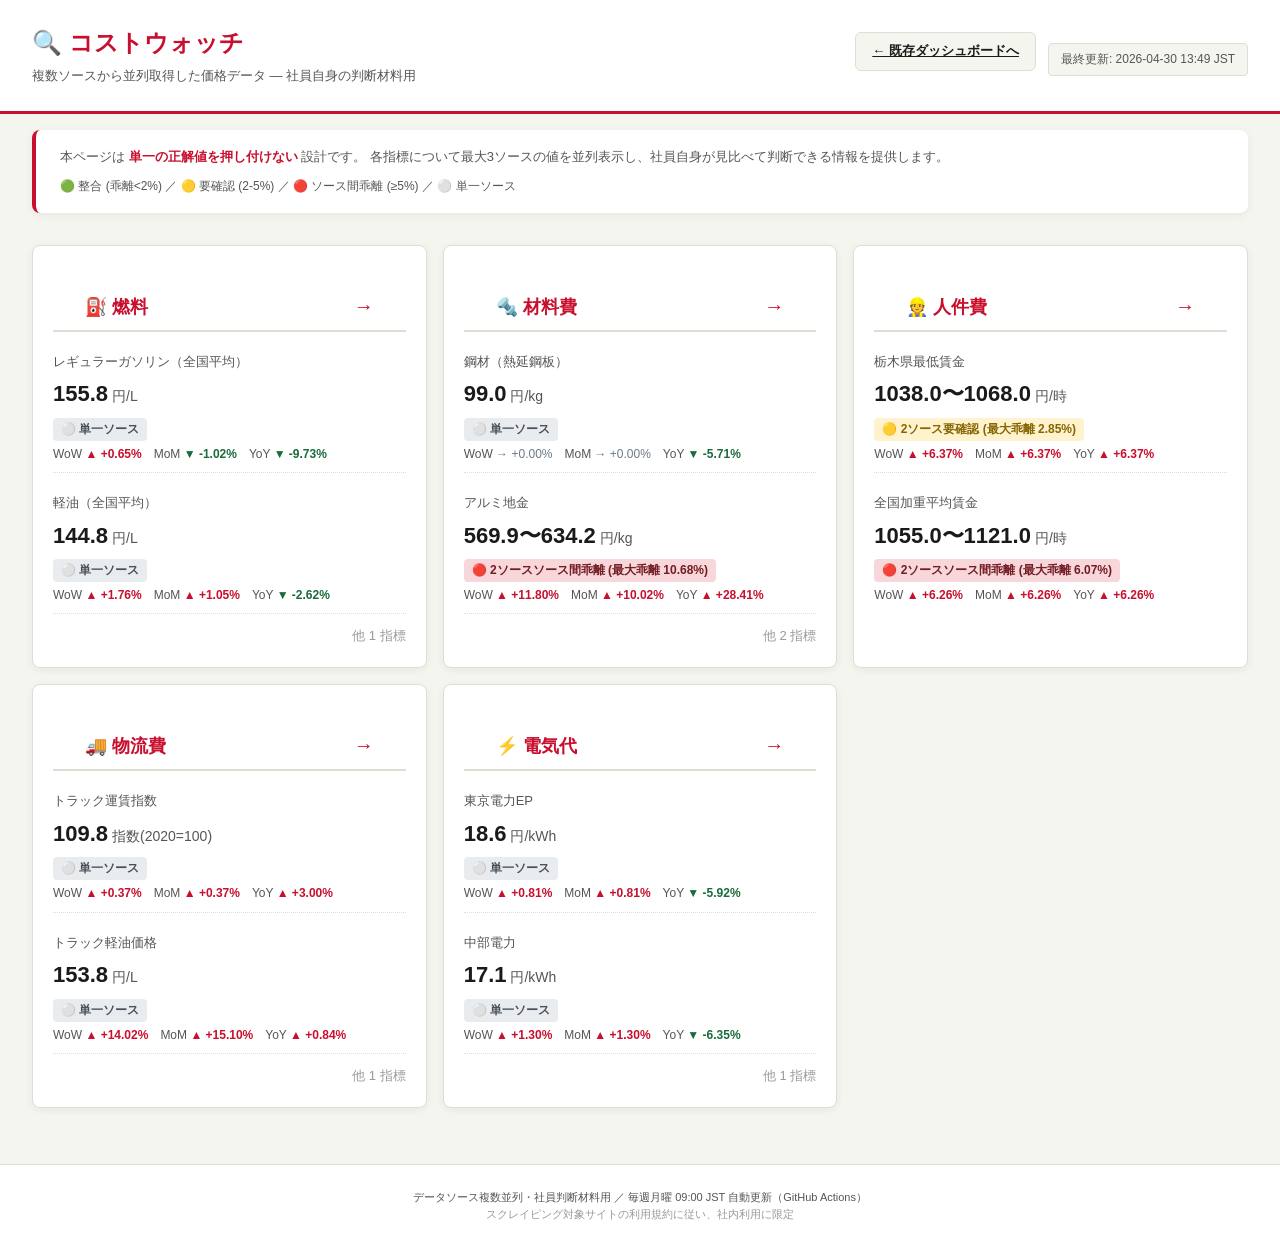
<file: docs/cost-watch/index.html>
<!DOCTYPE html>
<html lang="ja">
<head>
<meta charset="UTF-8">
<meta name="viewport" content="width=device-width, initial-scale=1.0">
<title>コストウォッチ — マルチソース価格モニター</title>
<link rel="stylesheet" href="../style.css">
<link rel="stylesheet" href="css/style.css">
</head>
<body>

<header>
  <div class="brand">
    <h1>🔍 コストウォッチ</h1>
    <p class="subtitle">複数ソースから並列取得した価格データ ― 社員自身の判断材料用</p>
  </div>
  <div class="header-right">
    <a href="../" class="back-btn">← 既存ダッシュボードへ</a>
    <div class="meta">
      <div id="last-updated">データ取得中…</div>
    </div>
  </div>
</header>

<section class="cost-watch-philosophy">
  <p>
    本ページは <strong>単一の正解値を押し付けない</strong> 設計です。
    各指標について最大3ソースの値を並列表示し、社員自身が見比べて判断できる情報を提供します。
  </p>
  <p class="legend">
    🟢 整合 (乖離&lt;2%) ／ 🟡 要確認 (2-5%) ／ 🔴 ソース間乖離 (≥5%) ／ ⚪ 単一ソース
  </p>
</section>

<main id="cards-grid" class="cards-grid">
  <div class="loading">データを読み込んでおります…</div>
</main>

<footer>
  <p>
    データソース複数並列・社員判断材料用 ／ 毎週月曜 09:00 JST 自動更新（GitHub Actions）<br>
    <span style="color:#999">スクレイピング対象サイトの利用規約に従い、社内利用に限定</span>
  </p>
</footer>

<script src="js/dashboard.js"></script>
</body>
</html>
</file>
<file: docs/style.css>
* { box-sizing: border-box; margin: 0; padding: 0; }

:root {
  --bg: #f5f5f0;
  --card: #ffffff;
  --ink: #1a1a1a;
  --ink-2: #555;
  --accent: #c8102e;        /* IKS red */
  --accent-2: #d4a017;      /* gold */
  --border: #e0ddd4;
  --shadow: 0 2px 8px rgba(0,0,0,0.06);
}

body {
  font-family: -apple-system, BlinkMacSystemFont, "Hiragino Sans", "Yu Gothic UI", "Meiryo", sans-serif;
  background: var(--bg);
  color: var(--ink);
  line-height: 1.6;
  min-height: 100vh;
}

header {
  background: var(--card);
  padding: 24px 32px;
  border-bottom: 3px solid var(--accent);
  display: flex;
  justify-content: space-between;
  align-items: flex-end;
  flex-wrap: wrap;
  gap: 16px;
}

.brand h1 {
  font-size: 24px;
  font-weight: 700;
  color: var(--accent);
}

.brand .subtitle {
  font-size: 13px;
  color: var(--ink-2);
  margin-top: 4px;
}

.header-right {
  display: flex;
  align-items: center;
  gap: 12px;
  flex-wrap: wrap;
}

.clock {
  font-size: 20px;
  font-weight: 700;
  font-variant-numeric: tabular-nums;
  color: var(--ink);
  letter-spacing: 1px;
}

.clock .clock-date {
  font-size: 11px;
  font-weight: 400;
  color: var(--ink-2);
  display: block;
  text-align: right;
}

.back-btn {
  padding: 8px 16px;
  font-size: 13px;
  font-weight: 600;
  background: var(--bg);
  color: var(--ink);
  border: 1px solid var(--border);
  border-radius: 6px;
  cursor: pointer;
  font-family: inherit;
  margin-bottom: 16px;
  transition: all 0.15s;
}

.back-btn:hover {
  background: var(--accent);
  color: white;
  border-color: var(--accent);
}

.refresh-btn {
  padding: 8px 20px;
  font-size: 13px;
  font-weight: 600;
  background: var(--accent);
  color: white;
  border: none;
  border-radius: 6px;
  cursor: pointer;
  font-family: inherit;
  transition: all 0.15s;
}

.refresh-btn:hover { opacity: 0.85; }
.refresh-btn:disabled { opacity: 0.5; cursor: not-allowed; }

.meta {
  font-size: 12px;
  color: var(--ink-2);
  background: var(--bg);
  padding: 6px 12px;
  border-radius: 4px;
  border: 1px solid var(--border);
}

.tabs {
  background: var(--card);
  padding: 0 32px;
  border-bottom: 1px solid var(--border);
  display: flex;
  gap: 4px;
  flex-wrap: wrap;
}

.tab-btn {
  padding: 14px 20px;
  background: none;
  border: none;
  border-bottom: 3px solid transparent;
  font-size: 14px;
  font-weight: 500;
  color: var(--ink-2);
  cursor: pointer;
  transition: all 0.15s;
  font-family: inherit;
}

.tab-btn:hover {
  color: var(--ink);
  background: var(--bg);
}

.tab-btn.active {
  color: var(--accent);
  border-bottom-color: var(--accent);
  font-weight: 700;
}

.controls {
  padding: 20px 32px;
  display: flex;
  gap: 32px;
  align-items: center;
  flex-wrap: wrap;
  background: var(--card);
  border-bottom: 1px solid var(--border);
}

.control-group {
  display: flex;
  align-items: center;
  gap: 12px;
}

.control-group label {
  font-size: 13px;
  font-weight: 600;
  color: var(--ink-2);
}

.toggle {
  display: inline-flex;
  background: var(--bg);
  border: 1px solid var(--border);
  border-radius: 6px;
  overflow: hidden;
}

.mode-btn {
  padding: 8px 16px;
  background: transparent;
  border: none;
  font-size: 13px;
  cursor: pointer;
  color: var(--ink-2);
  font-family: inherit;
}

.mode-btn.active {
  background: var(--accent);
  color: white;
  font-weight: 600;
}

#range-start, #range-end {
  padding: 8px 12px;
  font-size: 13px;
  border: 1px solid var(--border);
  border-radius: 6px;
  background: white;
  font-family: inherit;
}

.range-sep {
  font-size: 14px;
  color: var(--ink-2);
  margin: 0 4px;
}

.preset-btn {
  padding: 6px 14px;
  font-size: 12px;
  border: 1px solid var(--border);
  border-radius: 6px;
  background: var(--bg);
  cursor: pointer;
  font-family: inherit;
  color: var(--ink-2);
  transition: all 0.15s;
}

.preset-btn:hover {
  background: var(--border);
}

.preset-btn.active {
  background: var(--accent);
  color: white;
  border-color: var(--accent);
  font-weight: 600;
}

main {
  padding: 32px;
}

.tab-panel {
  display: none;
}

.tab-panel.active {
  display: block;
}

.tab-panel h2 {
  font-size: 20px;
  margin-bottom: 8px;
  color: var(--ink);
}

.note {
  font-size: 12px;
  color: var(--ink-2);
  margin-bottom: 20px;
  max-width: 900px;
  background: var(--card);
  padding: 12px 16px;
  border-left: 3px solid var(--accent-2);
  border-radius: 4px;
}

.chart-wrap {
  background: var(--card);
  border: 1px solid var(--border);
  border-radius: 8px;
  padding: 16px;
  box-shadow: var(--shadow);
  margin-bottom: 20px;
}

.chart-inner {
  position: relative;
  width: 100%;
  height: 380px;
}

.unit-toggle {
  display: inline-flex;
  background: var(--bg);
  border: 1px solid var(--border);
  border-radius: 6px;
  overflow: hidden;
  margin-bottom: 12px;
}

.unit-btn {
  padding: 6px 16px;
  background: transparent;
  border: none;
  font-size: 13px;
  cursor: pointer;
  color: var(--ink-2);
  font-family: inherit;
  font-weight: 500;
}

.unit-btn.active {
  background: var(--accent);
  color: white;
  font-weight: 600;
}

.legend-filter {
  display: flex;
  flex-wrap: wrap;
  gap: 8px;
  margin-bottom: 20px;
}

.legend-filter .chip {
  padding: 6px 14px;
  background: var(--card);
  border: 1.5px solid var(--border);
  border-radius: 999px;
  font-size: 12px;
  cursor: pointer;
  user-select: none;
  transition: all 0.15s;
}

.legend-filter .chip.active {
  color: white;
  font-weight: 600;
}

.legend-filter .chip.muted {
  opacity: 0.35;
}

.summary-cards {
  display: grid;
  grid-template-columns: repeat(auto-fill, minmax(220px, 1fr));
  gap: 12px;
  margin-top: 20px;
}

.card {
  background: var(--card);
  border: 1px solid var(--border);
  border-radius: 8px;
  padding: 16px;
  box-shadow: var(--shadow);
}

.card .card-label {
  font-size: 12px;
  color: var(--ink-2);
  font-weight: 600;
}

.card .card-value {
  font-size: 22px;
  font-weight: 700;
  margin: 4px 0;
}

.card .card-change {
  font-size: 13px;
  font-weight: 600;
}

.card .card-change.up { color: var(--accent); }
.card .card-change.down { color: #2e7d32; }

#summary-table {
  background: var(--card);
  border: 1px solid var(--border);
  border-radius: 8px;
  padding: 24px;
  box-shadow: var(--shadow);
  overflow-x: auto;
}

#summary-table table {
  width: 100%;
  border-collapse: collapse;
  font-size: 14px;
}

#summary-table th {
  text-align: left;
  padding: 12px 16px;
  background: var(--bg);
  border-bottom: 2px solid var(--border);
  font-weight: 700;
  color: var(--ink-2);
  font-size: 12px;
  text-transform: uppercase;
  letter-spacing: 0.5px;
}

#summary-table td {
  padding: 12px 16px;
  border-bottom: 1px solid var(--border);
}

#summary-table tr:hover {
  background: var(--bg);
}

#summary-table tr.summary-row:hover {
  background: #fff5f3;
  cursor: pointer;
}

#summary-table td.num {
  text-align: right;
  font-variant-numeric: tabular-nums;
  font-weight: 600;
}

#summary-table td.change-up { color: var(--accent); font-weight: 700; }
#summary-table td.change-down { color: #2e7d32; font-weight: 700; }

.summary-controls {
  display: flex;
  align-items: center;
  gap: 12px;
  margin-bottom: 16px;
}

.summary-controls label {
  font-size: 14px;
  font-weight: 600;
  color: var(--ink-2);
}

.summary-controls select {
  padding: 8px 12px;
  font-size: 14px;
  border: 1px solid var(--border);
  border-radius: 6px;
  background: white;
  font-family: inherit;
}

footer {
  padding: 24px 32px;
  border-top: 1px solid var(--border);
  font-size: 11px;
  color: var(--ink-2);
  text-align: center;
  background: var(--card);
  margin-top: 40px;
}

@media (max-width: 768px) {
  header, .tabs, .controls, main, footer { padding-left: 16px; padding-right: 16px; }
  .brand h1 { font-size: 18px; }
  .chart-wrap { height: 360px; padding: 12px; }
  .controls { gap: 16px; }
}
</file>
<file: docs/cost-watch/css/style.css>
/* cost-watch specific styles. Inherits design tokens (--bg, --accent etc.) from ../style.css */

.cost-watch-philosophy {
  background: var(--card);
  margin: 16px 32px;
  padding: 16px 24px;
  border-radius: 8px;
  border-left: 4px solid var(--accent);
  box-shadow: var(--shadow);
  font-size: 13px;
  color: var(--ink-2);
  line-height: 1.7;
}

.cost-watch-philosophy strong {
  color: var(--accent);
}

.cost-watch-philosophy .legend {
  margin-top: 8px;
  font-size: 12px;
  color: var(--ink-2);
}

.cards-grid {
  display: grid;
  grid-template-columns: repeat(auto-fit, minmax(320px, 1fr));
  gap: 16px;
  padding: 16px 32px;
}

.kpi-card {
  background: var(--card);
  border-radius: 8px;
  border: 1px solid var(--border);
  padding: 20px;
  box-shadow: var(--shadow);
  cursor: pointer;
  transition: transform 0.15s, box-shadow 0.15s;
  display: flex;
  flex-direction: column;
  gap: 12px;
}

.kpi-card:hover {
  transform: translateY(-2px);
  box-shadow: 0 4px 16px rgba(0,0,0,0.10);
}

.kpi-card.placeholder {
  background: #fafaf6;
  cursor: not-allowed;
  opacity: 0.6;
}

.kpi-card.placeholder:hover {
  transform: none;
  box-shadow: var(--shadow);
}

.kpi-card-header {
  display: flex;
  justify-content: space-between;
  align-items: baseline;
  border-bottom: 2px solid var(--border);
  padding-bottom: 8px;
}

.kpi-card-title {
  font-size: 18px;
  font-weight: 700;
  color: var(--accent);
}

.kpi-card-arrow {
  color: var(--accent);
  font-size: 20px;
}

.kpi-item {
  display: flex;
  flex-direction: column;
  gap: 4px;
  padding: 8px 0;
  border-bottom: 1px dotted var(--border);
}

.kpi-item:last-child {
  border-bottom: none;
}

.kpi-item-name {
  font-size: 13px;
  color: var(--ink-2);
}

.kpi-item-value {
  font-size: 22px;
  font-weight: 700;
  color: var(--ink);
  font-variant-numeric: tabular-nums;
}

.kpi-item-unit {
  font-size: 14px;
  color: var(--ink-2);
  font-weight: 400;
  margin-left: 4px;
}

.kpi-item-flag {
  font-size: 12px;
  display: inline-block;
  padding: 2px 8px;
  border-radius: 4px;
  font-weight: 600;
  margin-top: 2px;
  width: fit-content;
}

.kpi-item-flag.consistent { background: #d4edda; color: #155724; }
.kpi-item-flag.warning    { background: #fff3cd; color: #856404; }
.kpi-item-flag.divergent  { background: #f8d7da; color: #721c24; }
.kpi-item-flag.single     { background: #e9ecef; color: #495057; }

.kpi-item-comparisons {
  display: flex;
  gap: 12px;
  font-size: 12px;
  color: var(--ink-2);
  font-variant-numeric: tabular-nums;
}

.cmp-up   { color: #c8102e; font-weight: 600; }
.cmp-down { color: #1a6b3c; font-weight: 600; }
.cmp-flat { color: #6c7a89; }

.loading {
  grid-column: 1 / -1;
  text-align: center;
  padding: 48px;
  color: var(--ink-2);
}

/* ----- Category detail page ----- */

.indicator-block {
  background: var(--card);
  margin: 16px 32px;
  padding: 24px;
  border-radius: 8px;
  border: 1px solid var(--border);
  box-shadow: var(--shadow);
}

.indicator-block h2 {
  font-size: 18px;
  color: var(--accent);
  border-bottom: 2px solid var(--accent);
  padding-bottom: 8px;
  margin-bottom: 16px;
}

.indicator-summary {
  display: flex;
  gap: 24px;
  flex-wrap: wrap;
  margin-bottom: 16px;
  font-size: 14px;
  color: var(--ink-2);
}

.indicator-summary .big-value {
  font-size: 28px;
  font-weight: 700;
  color: var(--ink);
  font-variant-numeric: tabular-nums;
}

.source-table {
  width: 100%;
  border-collapse: collapse;
  font-size: 13px;
  margin-bottom: 16px;
}

.source-table th, .source-table td {
  padding: 10px 12px;
  text-align: right;
  border-bottom: 1px solid var(--border);
  font-variant-numeric: tabular-nums;
}

.source-table th {
  background: var(--bg);
  font-weight: 600;
  color: var(--ink);
  font-variant-numeric: normal;
}

.source-table th:first-child,
.source-table td:first-child {
  text-align: left;
}

.source-table td.status-ok      { color: #1a6b3c; font-weight: 600; }
.source-table td.status-stale   { color: #856404; }
.source-table td.status-failed  { color: #c8102e; }

.chart-wrapper {
  position: relative;
  height: 320px;
  margin-top: 16px;
}

@media (max-width: 720px) {
  .cards-grid {
    padding: 16px;
    grid-template-columns: 1fr;
  }
  .indicator-block {
    margin: 16px;
    padding: 16px;
  }
  .source-table {
    font-size: 12px;
  }
  .source-table th, .source-table td {
    padding: 6px 8px;
  }
  .chart-wrapper {
    height: 240px;
  }
}
</file>
